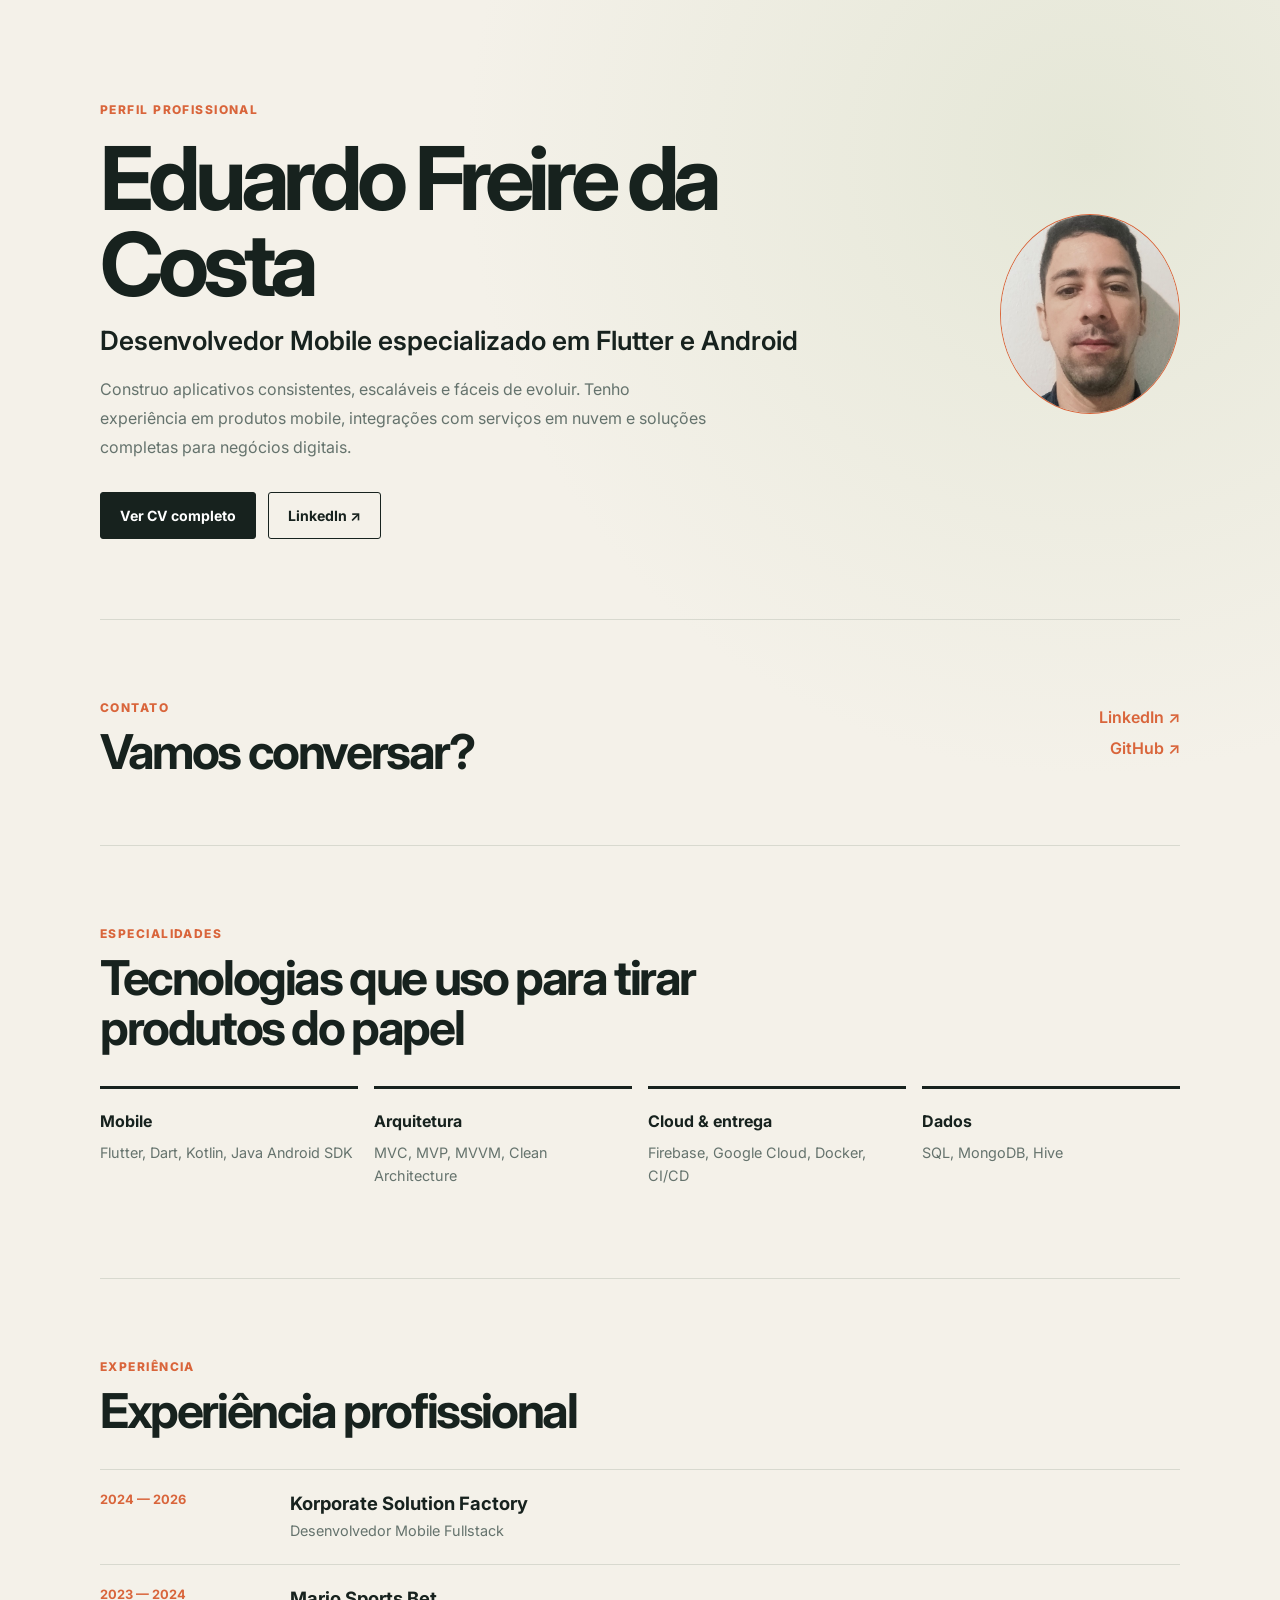
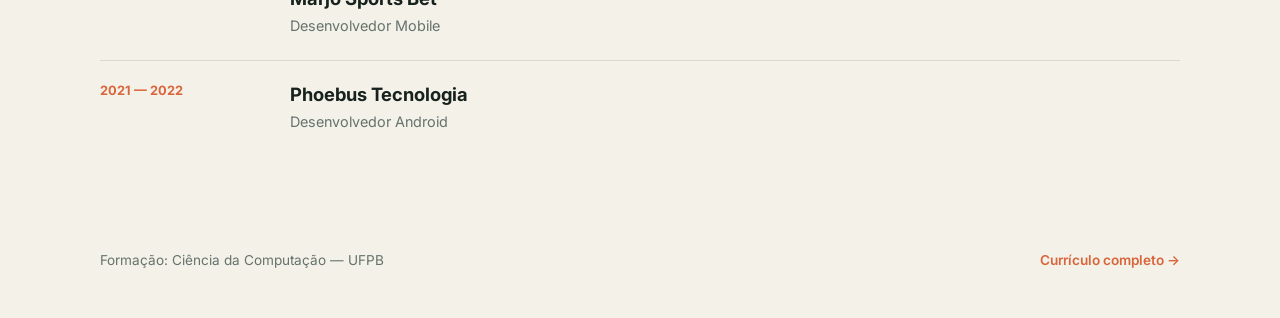
<file: index.html>
<!DOCTYPE html>
<html lang="pt-BR">
<head>
  <meta charset="UTF-8">
  <meta name="viewport" content="width=device-width, initial-scale=1.0">
  <meta name="description" content="Perfil profissional de Eduardo Freire, desenvolvedor mobile especializado em Flutter e Android.">
  <title>Eduardo Freire - Perfil</title>
  <link rel="preconnect" href="https://fonts.googleapis.com">
  <link rel="preconnect" href="https://fonts.gstatic.com" crossorigin>
  <link href="https://fonts.googleapis.com/css2?family=Inter:wght@400;500;600;700;800&display=swap" rel="stylesheet">
  <link rel="stylesheet" href="style.css">
</head>
<body>
  <main class="perfil">
    <header class="hero">
      <div class="hero-content">
        <p class="eyebrow">Perfil profissional</p>
        <h1>Eduardo Freire da Costa</h1>
        <p class="headline">Desenvolvedor Mobile especializado em Flutter e Android</p>
        <p class="intro">Construo aplicativos consistentes, escaláveis e fáceis de evoluir. Tenho experiência em produtos mobile, integrações com serviços em nuvem e soluções completas para negócios digitais.</p>
        <div class="actions">
          <a class="button button-primary" href="cv.html">Ver CV completo</a>
         
          <a class="button button-secondary" href="https://www.linkedin.com/in/eduardo-freire-35b7ab1ab/" target="_blank" rel="noopener noreferrer">LinkedIn ↗</a>
        </div>
      </div>
       <img src="foto.jpg" alt="Foto de Eduardo Freire" class="profile-photo">
    </header>

    <section class="section contact-section" aria-labelledby="contact-title">
      <div>
        <p class="section-label">Contato</p>
        <h2 id="contact-title">Vamos conversar?</h2>
      </div>
      <div class="contact-links">
  
        <a href="https://www.linkedin.com/in/eduardo-freire-35b7ab1ab/" target="_blank" rel="noopener noreferrer">LinkedIn ↗</a>
        <a href="https://github.com/EduardoGhost" target="_blank" rel="noopener noreferrer">GitHub ↗</a>
      </div>
    </section>

    <section class="section" aria-labelledby="skills-title">
      <p class="section-label">Especialidades</p>
      <h2 id="skills-title">Tecnologias que uso para tirar produtos do papel</h2>
      <div class="skills-grid">
        <article class="skill-group"><h3>Mobile</h3><p>Flutter, Dart, Kotlin, Java Android SDK</p></article>
        <article class="skill-group"><h3>Arquitetura</h3><p>MVC, MVP, MVVM, Clean Architecture</p></article>
        <article class="skill-group"><h3>Cloud & entrega</h3><p>Firebase, Google Cloud, Docker, CI/CD</p></article>
        <article class="skill-group"><h3>Dados</h3><p>SQL, MongoDB, Hive</p></article>
      </div>
    </section>

    <section class="section" aria-labelledby="experience-title">
      <p class="section-label">Experiência</p>
      <h2 id="experience-title">Experiência profissional</h2>
      <div class="experience-list">
        <article class="experience-item"><span>2024 — 2026</span><div><h3>Korporate Solution Factory</h3><p>Desenvolvedor Mobile Fullstack</p></div></article>
        <article class="experience-item"><span>2023 — 2024</span><div><h3>Marjo Sports Bet</h3><p>Desenvolvedor Mobile</p></div></article>
        <article class="experience-item"><span>2021 — 2022</span><div><h3>Phoebus Tecnologia</h3><p>Desenvolvedor Android</p></div></article>
      </div>
    </section>

    <footer class="footer"><span>Formação: Ciência da Computação — UFPB</span><a href="cv.html">Currículo completo →</a></footer>
  </main>
  <script src="script.js"></script>
</body>
</html>
</file>
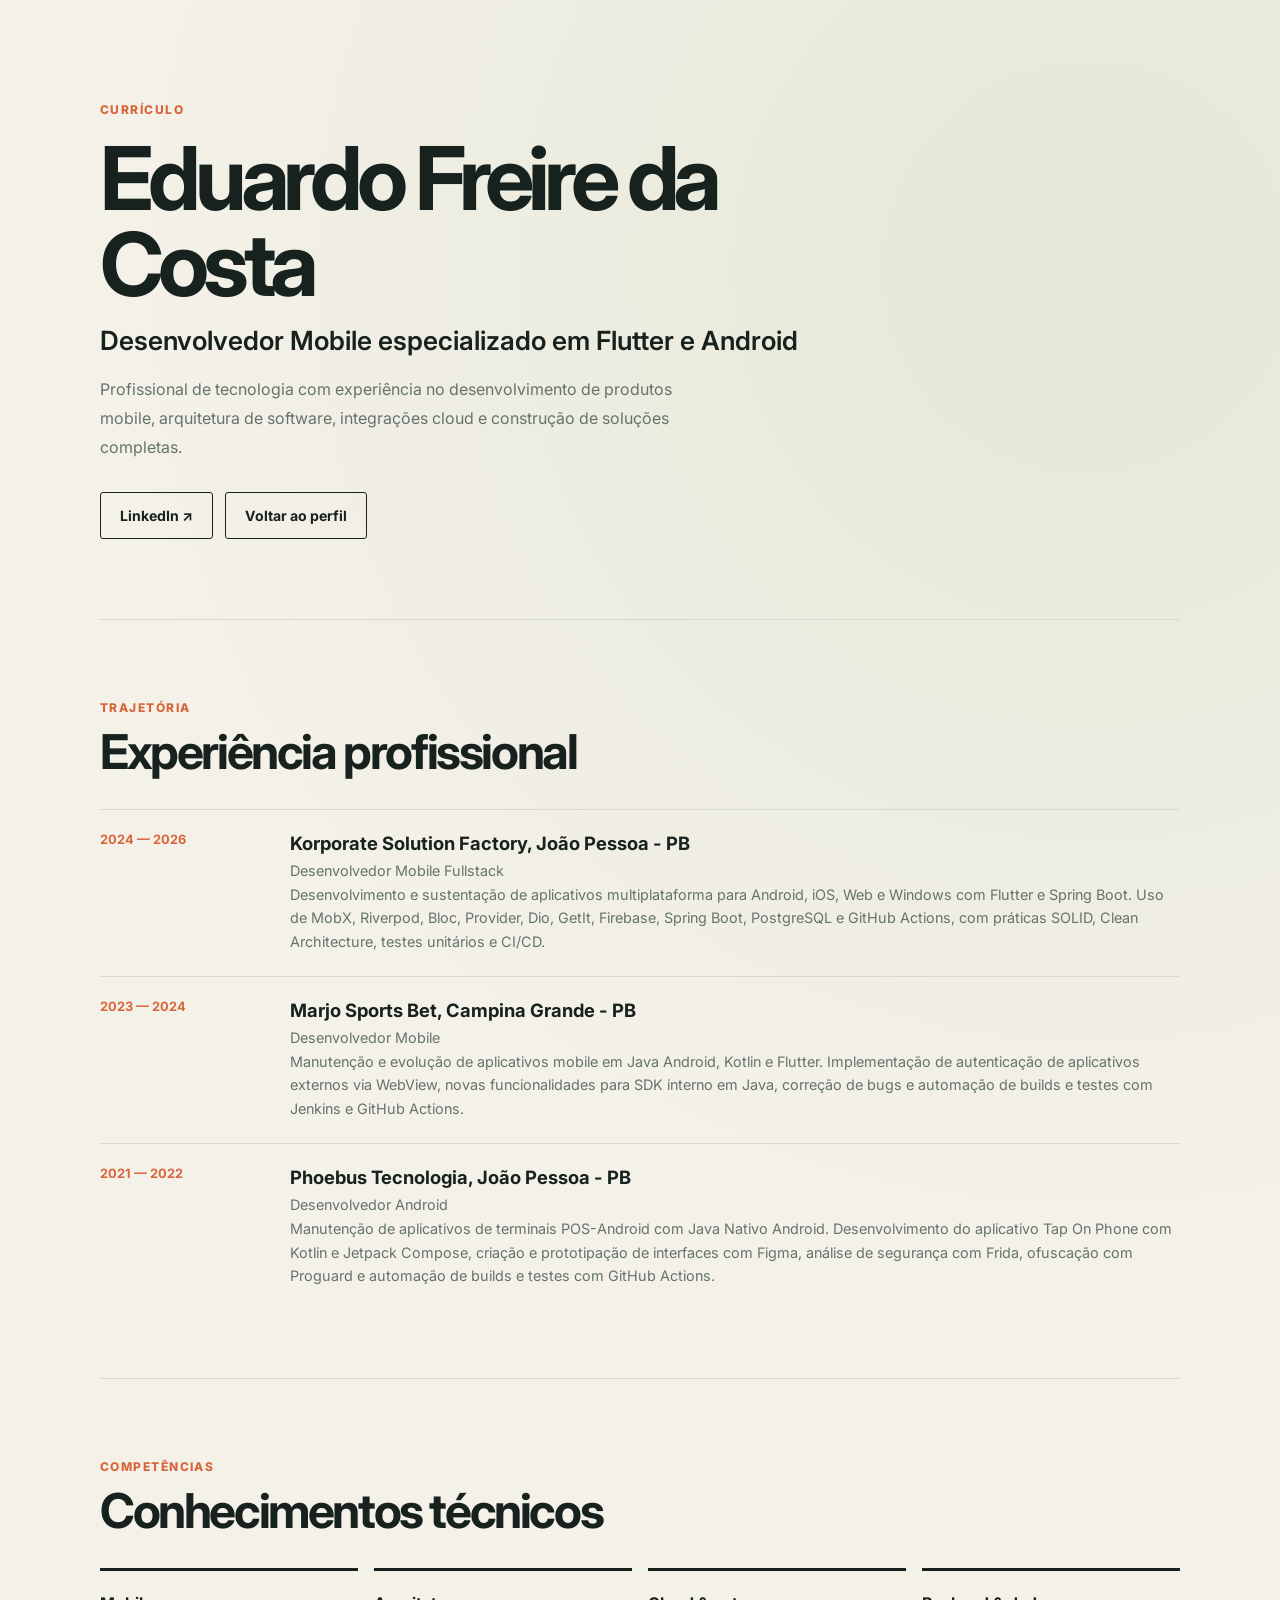
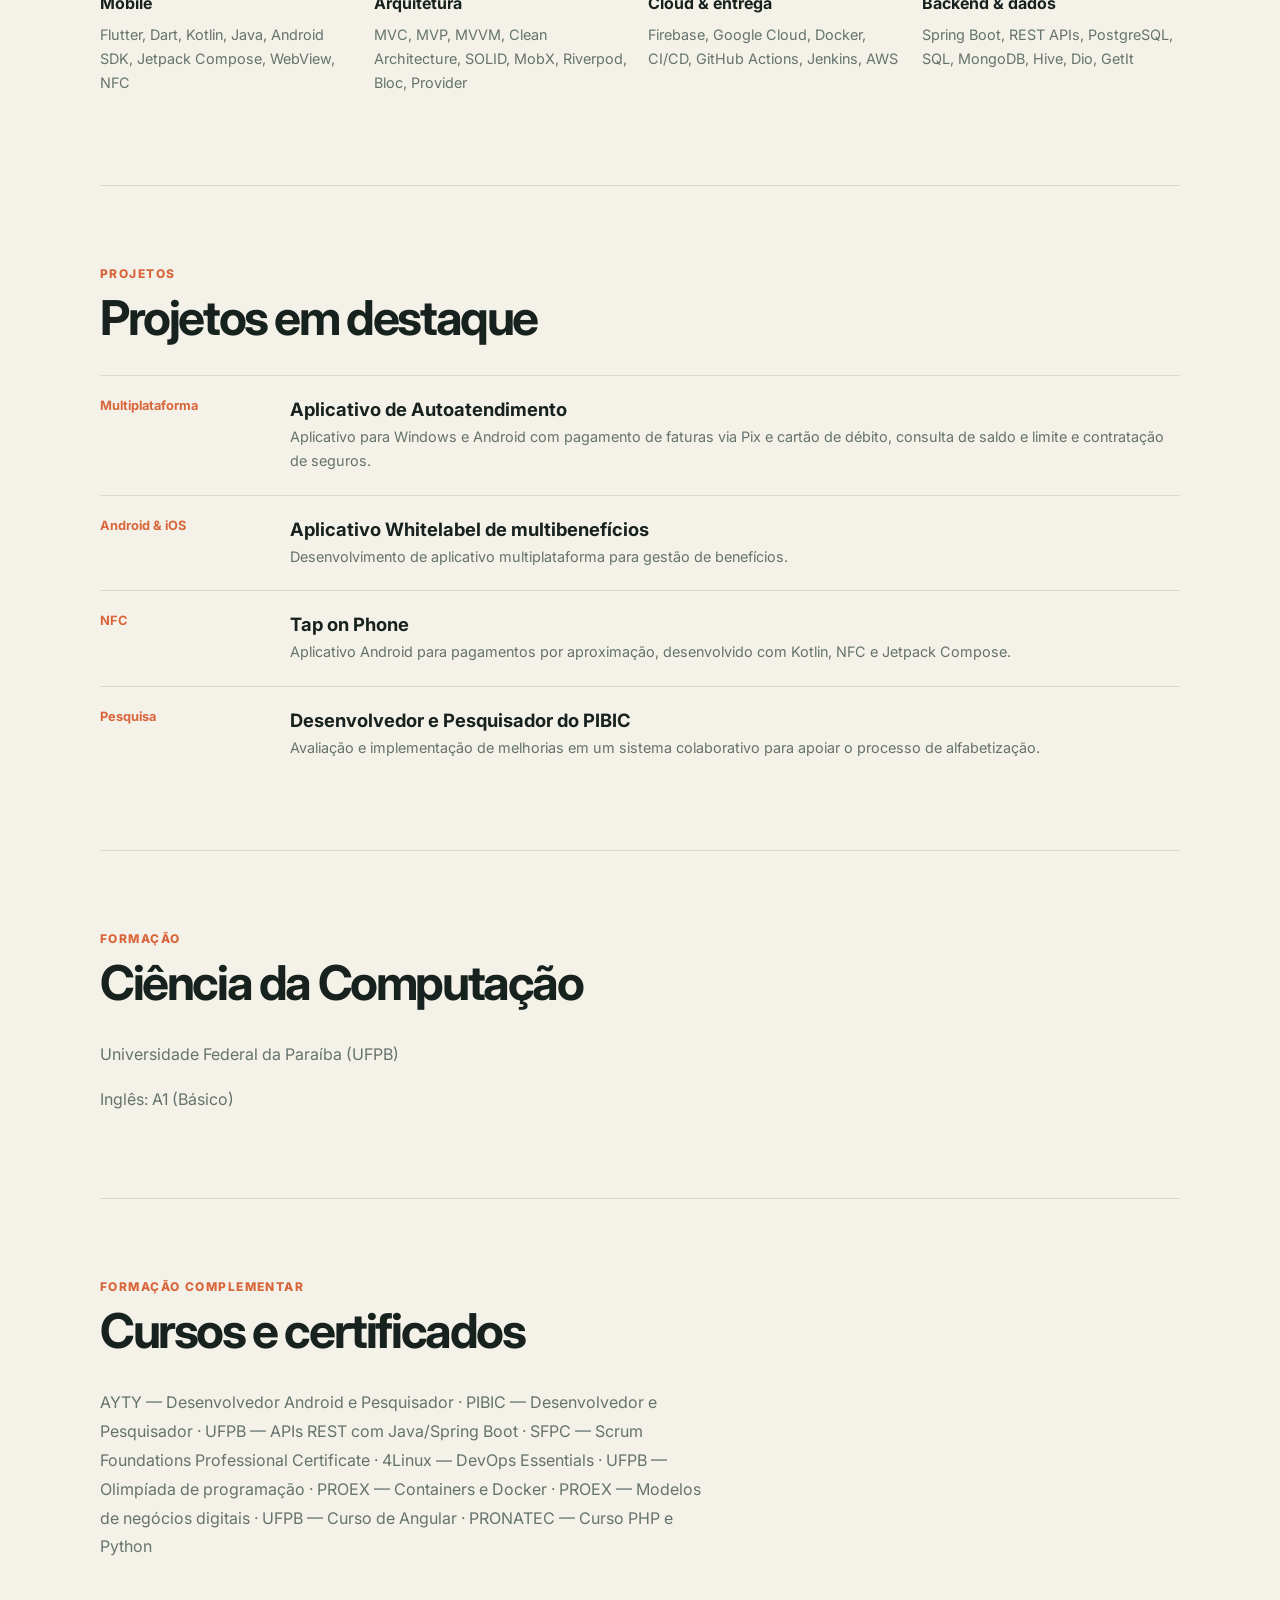
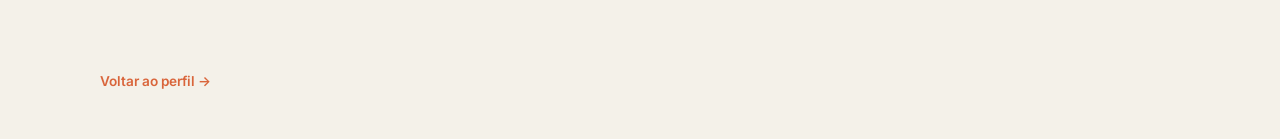
<file: cv.html>
<!DOCTYPE html>
<html lang="pt-BR">
<head>
  <meta charset="UTF-8">
  <meta name="viewport" content="width=device-width, initial-scale=1.0">
  <meta name="description" content="Currículo completo de Eduardo Freire da Costa.">
  <title>CV - Eduardo Freire da Costa</title>
  <link rel="preconnect" href="https://fonts.googleapis.com">
  <link rel="preconnect" href="https://fonts.gstatic.com" crossorigin>
  <link href="https://fonts.googleapis.com/css2?family=Inter:wght@400;500;600;700;800&display=swap" rel="stylesheet">
  <link rel="stylesheet" href="style.css">
</head>
<body>
  <main class="perfil">
    <header class="hero">
      <div class="hero-content">
        <p class="eyebrow">Currículo</p>
        <h1>Eduardo Freire da Costa</h1>
        <p class="headline">Desenvolvedor Mobile especializado em Flutter e Android</p>
        <p class="intro">Profissional de tecnologia com experiência no desenvolvimento de produtos mobile, arquitetura de software, integrações cloud e construção de soluções completas.</p>
        <div class="actions">
    
          <a class="button button-secondary" href="https://www.linkedin.com/in/eduardo-freire-35b7ab1ab/" target="_blank" rel="noopener noreferrer">LinkedIn ↗</a>
          <a class="button button-secondary" href="index.html">Voltar ao perfil</a>
        </div>
      </div>
    </header>

    <section class="section" aria-labelledby="experience-title">
      <p class="section-label">Trajetória</p>
      <h2 id="experience-title">Experiência profissional</h2>
      <div class="experience-list">
        <article class="experience-item"><span>2024 — 2026</span><div><h3>Korporate Solution Factory, João Pessoa - PB</h3><p>Desenvolvedor Mobile Fullstack</p><p>Desenvolvimento e sustentação de aplicativos multiplataforma para Android, iOS, Web e Windows com Flutter e Spring Boot. Uso de MobX, Riverpod, Bloc, Provider, Dio, GetIt, Firebase, Spring Boot, PostgreSQL e GitHub Actions, com práticas SOLID, Clean Architecture, testes unitários e CI/CD.</p></div></article>
        <article class="experience-item"><span>2023 — 2024</span><div><h3>Marjo Sports Bet, Campina Grande - PB</h3><p>Desenvolvedor Mobile</p><p>Manutenção e evolução de aplicativos mobile em Java Android, Kotlin e Flutter. Implementação de autenticação de aplicativos externos via WebView, novas funcionalidades para SDK interno em Java, correção de bugs e automação de builds e testes com Jenkins e GitHub Actions.</p></div></article>
        <article class="experience-item"><span>2021 — 2022</span><div><h3>Phoebus Tecnologia, João Pessoa - PB</h3><p>Desenvolvedor Android</p><p>Manutenção de aplicativos de terminais POS-Android com Java Nativo Android. Desenvolvimento do aplicativo Tap On Phone com Kotlin e Jetpack Compose, criação e prototipação de interfaces com Figma, análise de segurança com Frida, ofuscação com Proguard e automação de builds e testes com GitHub Actions.</p></div></article>
      </div>
    </section>

    <section class="section" aria-labelledby="skills-title">
      <p class="section-label">Competências</p>
      <h2 id="skills-title">Conhecimentos técnicos</h2>
      <div class="skills-grid">
        <article class="skill-group"><h3>Mobile</h3><p>Flutter, Dart, Kotlin, Java, Android SDK, Jetpack Compose, WebView, NFC</p></article>
        <article class="skill-group"><h3>Arquitetura</h3><p>MVC, MVP, MVVM, Clean Architecture, SOLID, MobX, Riverpod, Bloc, Provider</p></article>
        <article class="skill-group"><h3>Cloud & entrega</h3><p>Firebase, Google Cloud, Docker, CI/CD, GitHub Actions, Jenkins, AWS</p></article>
        <article class="skill-group"><h3>Backend & dados</h3><p>Spring Boot, REST APIs, PostgreSQL, SQL, MongoDB, Hive, Dio, GetIt</p></article>
      </div>
    </section>

    <section class="section" aria-labelledby="projects-title">
      <p class="section-label">Projetos</p>
      <h2 id="projects-title">Projetos em destaque</h2>
      <div class="experience-list">
        <article class="experience-item"><span>Multiplataforma</span><div><h3>Aplicativo de Autoatendimento</h3><p>Aplicativo para Windows e Android com pagamento de faturas via Pix e cartão de débito, consulta de saldo e limite e contratação de seguros.</p></div></article>
        <article class="experience-item"><span>Android & iOS</span><div><h3>Aplicativo Whitelabel de multibenefícios</h3><p>Desenvolvimento de aplicativo multiplataforma para gestão de benefícios.</p></div></article>
        <article class="experience-item"><span>NFC</span><div><h3>Tap on Phone</h3><p>Aplicativo Android para pagamentos por aproximação, desenvolvido com Kotlin, NFC e Jetpack Compose.</p></div></article>
        <article class="experience-item"><span>Pesquisa</span><div><h3>Desenvolvedor e Pesquisador do PIBIC</h3><p>Avaliação e implementação de melhorias em um sistema colaborativo para apoiar o processo de alfabetização.</p></div></article>
      </div>
    </section>

    <section class="section" aria-labelledby="education-title">
      <p class="section-label">Formação</p>
      <h2 id="education-title">Ciência da Computação</h2>
      <p class="intro">Universidade Federal da Paraíba (UFPB)</p>
      <p class="intro">Inglês: A1 (Básico)</p>
    </section>

    <section class="section" aria-labelledby="courses-title">
      <p class="section-label">Formação complementar</p>
      <h2 id="courses-title">Cursos e certificados</h2>
      <p class="intro">AYTY — Desenvolvedor Android e Pesquisador · PIBIC — Desenvolvedor e Pesquisador · UFPB — APIs REST com Java/Spring Boot · SFPC — Scrum Foundations Professional Certificate · 4Linux — DevOps Essentials · UFPB — Olimpíada de programação · PROEX — Containers e Docker · PROEX — Modelos de negócios digitais · UFPB — Curso de Angular · PRONATEC — Curso PHP e Python</p>
    </section>

    <footer class="footer">
    
      <a href="index.html">Voltar ao perfil →</a>
    </footer>
  </main>
</body>
</html>
</file>
<file: style.css>
:root {
  --ink: #17221e;
  --muted: #65736d;
  --paper: #f4f1e9;
  --accent: #d9653b;
  --line: #d8d9cf;
}

* { box-sizing: border-box; }

body {
  margin: 0;
  color: var(--ink);
  background: radial-gradient(circle at 85% 8%, #e5e7d7 0, transparent 30%), var(--paper);
  font-family: "Inter", sans-serif;
}

.perfil { width: min(calc(100% - 40px), 1080px); margin: 0 auto; }
.hero { min-height: 510px; display: flex; align-items: center; justify-content: space-between; gap: 40px; padding: 90px 0 80px; }
.hero-content { max-width: 700px; }
.eyebrow, .section-label { color: var(--accent); font-size: .75rem; font-weight: 800; letter-spacing: .12em; text-transform: uppercase; }
h1 { max-width: 700px; margin: 18px 0 16px; font-size: clamp(2.5rem, 7vw, 5.5rem); letter-spacing: -.07em; line-height: .98; }
.headline { margin: 0; font-size: clamp(1.2rem, 2.2vw, 1.65rem); font-weight: 600; line-height: 1.35; }
.intro { max-width: 620px; color: var(--muted); font-size: 1rem; line-height: 1.8; }

/* Foto de perfil */
.profile-photo {
  flex: 0  180px;
  height: 200px;
  width: 200px;
  border-radius: 60%;
  object-fit: cover;
  border: 1px solid var(--accent);
}

.actions { display: flex; flex-wrap: wrap; gap: 12px; margin-top: 30px; }
.button { padding: 14px 19px; border: 1px solid var(--ink); border-radius: 3px; font-size: .88rem; font-weight: 700; text-decoration: none; transition: transform .2s, background .2s; }
.button:hover { transform: translateY(-3px); }
.button-primary { color: white; background: var(--ink); }
.button-secondary { color: var(--ink); background: transparent; }
.section { padding: 68px 0; border-top: 1px solid var(--line); }
h2 { max-width: 600px; margin: 10px 0 32px; font-size: clamp(1.7rem, 4vw, 3rem); letter-spacing: -.05em; line-height: 1.05; }
.contact-section { display: flex; justify-content: space-between; gap: 30px; }
.contact-section h2 { margin-bottom: 0; }
.contact-links { display: grid; gap: 11px; align-content: center; text-align: right; }
a { color: inherit; }
.contact-links a, .footer a { color: var(--accent); font-weight: 600; text-decoration: none; }
.skills-grid { display: grid; grid-template-columns: repeat(4, 1fr); gap: 16px; }
.skill-group { padding: 22px 0; border-top: 3px solid var(--ink); }
h3 { margin: 0 0 10px; font-size: 1rem; }
.skill-group p, .experience-item p { margin: 0; color: var(--muted); font-size: .9rem; line-height: 1.65; }
.experience-list { display: grid; gap: 0; }
.experience-item { display: grid; grid-template-columns: 170px 1fr; gap: 20px; padding: 22px 0; border-top: 1px solid var(--line); }
.experience-item span { color: var(--accent); font-size: .8rem; font-weight: 700; }
.experience-item h3 { margin-bottom: 5px; font-size: 1.15rem; }
.footer { display: flex; justify-content: space-between; gap: 20px; padding: 28px 0 50px; color: var(--muted); font-size: .85rem; }

@media (max-width: 700px) {
  .perfil { width: min(calc(100% - 32px), 560px); }
  .hero { display: block; padding: 60px 0; text-align: center; }
  .profile-photo { width: 120px; height: 120px; margin: 20px auto; }
  .contact-section, .footer { display: block; }
  .contact-links { margin-top: 25px; text-align: left; }
  .skills-grid { grid-template-columns: repeat(2, 1fr); }
  .experience-item { grid-template-columns: 1fr; gap: 7px; }
  .footer a { display: block; margin-top: 14px; }
}
</file>
